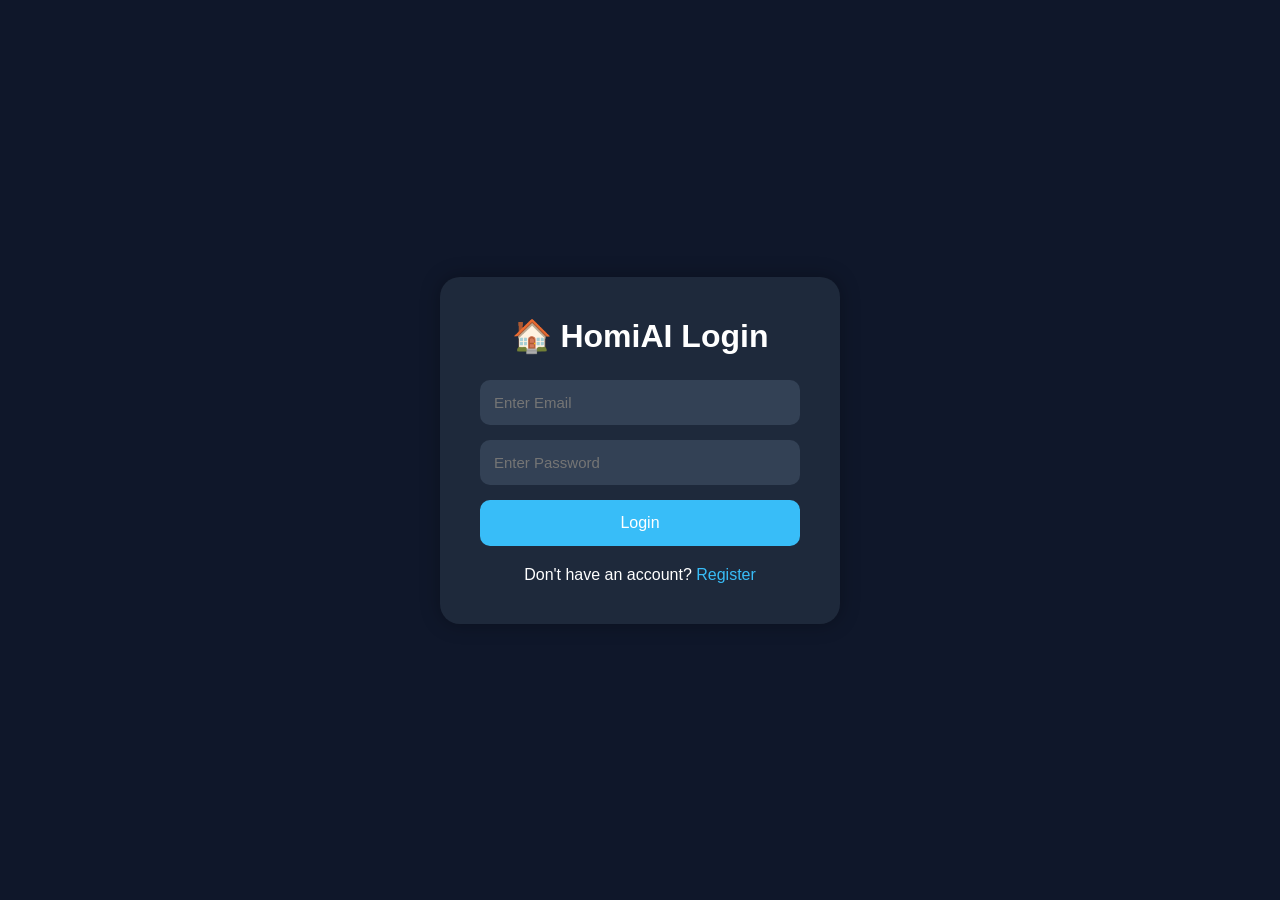
<file: templates/login.html>
<!DOCTYPE html>
<html lang="en">
<head>
    <meta charset="UTF-8">
    <meta name="viewport" content="width=device-width, initial-scale=1.0">
    <title>Login - HomiAI</title>

    <style>

        *{
            margin:0;
            padding:0;
            box-sizing:border-box;
        }

        body{
            background:#0f172a;
            display:flex;
            justify-content:center;
            align-items:center;
            height:100vh;
            font-family:Arial,sans-serif;
            color:white;
        }

        .card{
            width:400px;
            background:#1e293b;
            padding:40px;
            border-radius:20px;
            box-shadow:0 0 20px rgba(0,0,0,0.3);
        }

        h1{
            text-align:center;
            margin-bottom:25px;
        }

        input{
            width:100%;
            padding:14px;
            margin-bottom:15px;
            border:none;
            border-radius:10px;
            background:#334155;
            color:white;
            font-size:15px;
        }

        button{
            width:100%;
            padding:14px;
            border:none;
            border-radius:10px;
            background:#38bdf8;
            color:white;
            font-size:16px;
            cursor:pointer;
        }

        button:hover{
            opacity:0.9;
        }

        .bottom-link{
            text-align:center;
            margin-top:20px;
        }

        a{
            color:#38bdf8;
            text-decoration:none;
        }

    </style>

</head>
<body>

    <div class="card">

        <h1>🏠 HomiAI Login</h1>

        <form method="POST">

            <input
                type="email"
                name="email"
                placeholder="Enter Email"
                required>

            <input
                type="password"
                name="password"
                placeholder="Enter Password"
                required>

            <button type="submit">
                Login
            </button>

        </form>

        <div class="bottom-link">
            Don't have an account?
            <a href="/register">Register</a>
        </div>

    </div>

</body>
</html>
</file>
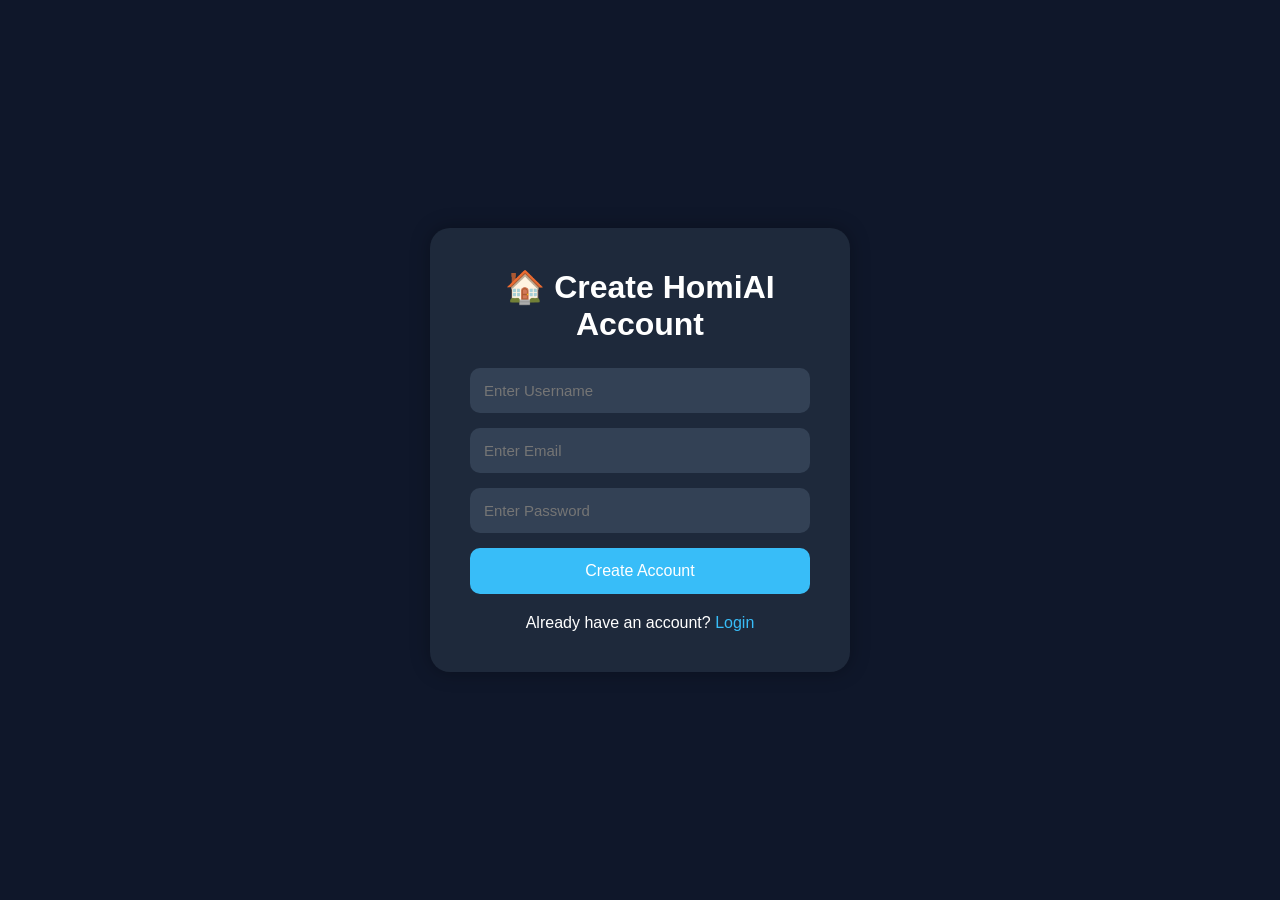
<file: templates/register.html>
<!DOCTYPE html>
<html lang="en">
<head>
    <meta charset="UTF-8">
    <meta name="viewport" content="width=device-width, initial-scale=1.0">
    <title>Register - HomiAI</title>

    <style>

        *{
            margin:0;
            padding:0;
            box-sizing:border-box;
        }

        body{
            background:#0f172a;
            display:flex;
            justify-content:center;
            align-items:center;
            height:100vh;
            font-family:Arial,sans-serif;
            color:white;
        }

        .card{
            width:420px;
            background:#1e293b;
            padding:40px;
            border-radius:20px;
            box-shadow:0 0 20px rgba(0,0,0,0.3);
        }

        h1{
            text-align:center;
            margin-bottom:25px;
        }

        input{
            width:100%;
            padding:14px;
            margin-bottom:15px;
            border:none;
            border-radius:10px;
            background:#334155;
            color:white;
            font-size:15px;
        }

        button{
            width:100%;
            padding:14px;
            border:none;
            border-radius:10px;
            background:#38bdf8;
            color:white;
            font-size:16px;
            cursor:pointer;
        }

        button:hover{
            opacity:0.9;
        }

        .bottom-link{
            text-align:center;
            margin-top:20px;
        }

        a{
            color:#38bdf8;
            text-decoration:none;
        }

    </style>

</head>
<body>

    <div class="card">

        <h1>🏠 Create HomiAI Account</h1>

        <form method="POST">

            <input
                type="text"
                name="username"
                placeholder="Enter Username"
                required>

            <input
                type="email"
                name="email"
                placeholder="Enter Email"
                required>

            <input
                type="password"
                name="password"
                placeholder="Enter Password"
                required>

            <button type="submit">
                Create Account
            </button>

        </form>

        <div class="bottom-link">
            Already have an account?
            <a href="/login">Login</a>
        </div>

    </div>

</body>
</html>
</file>
